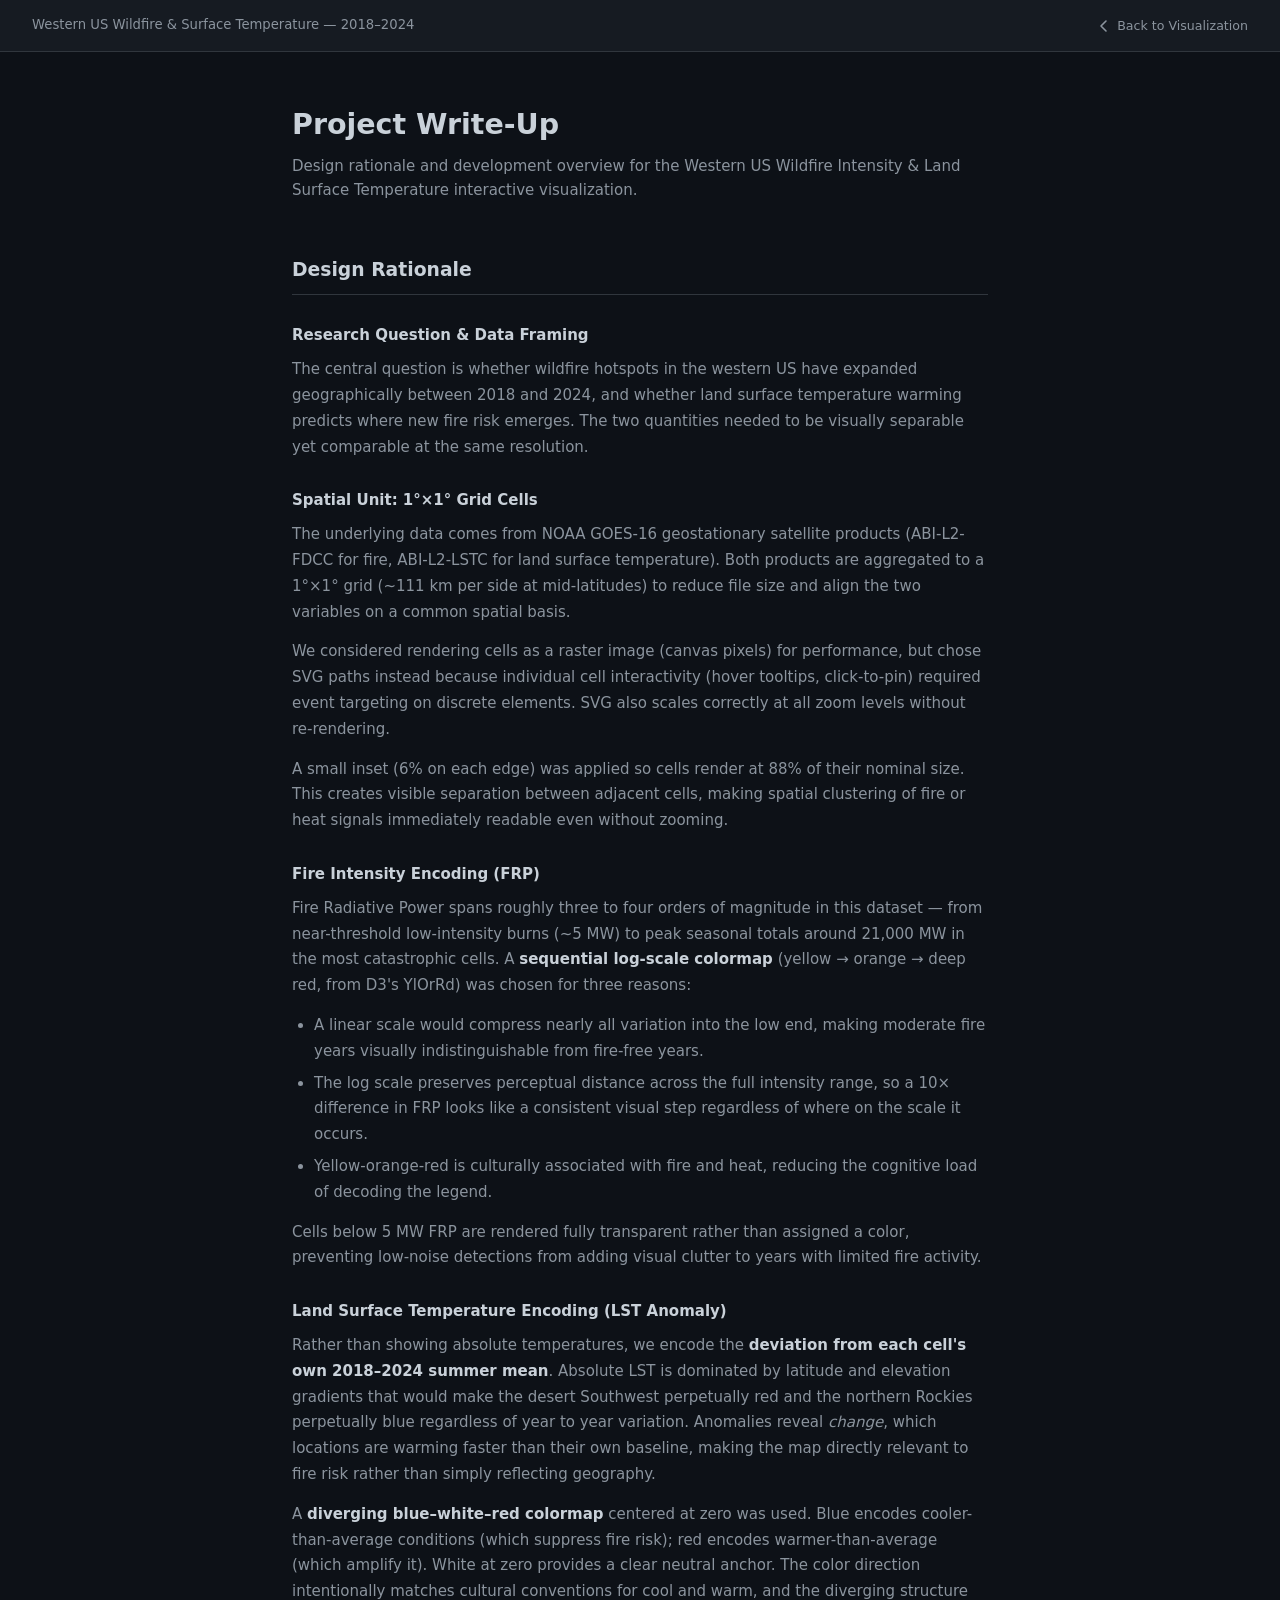
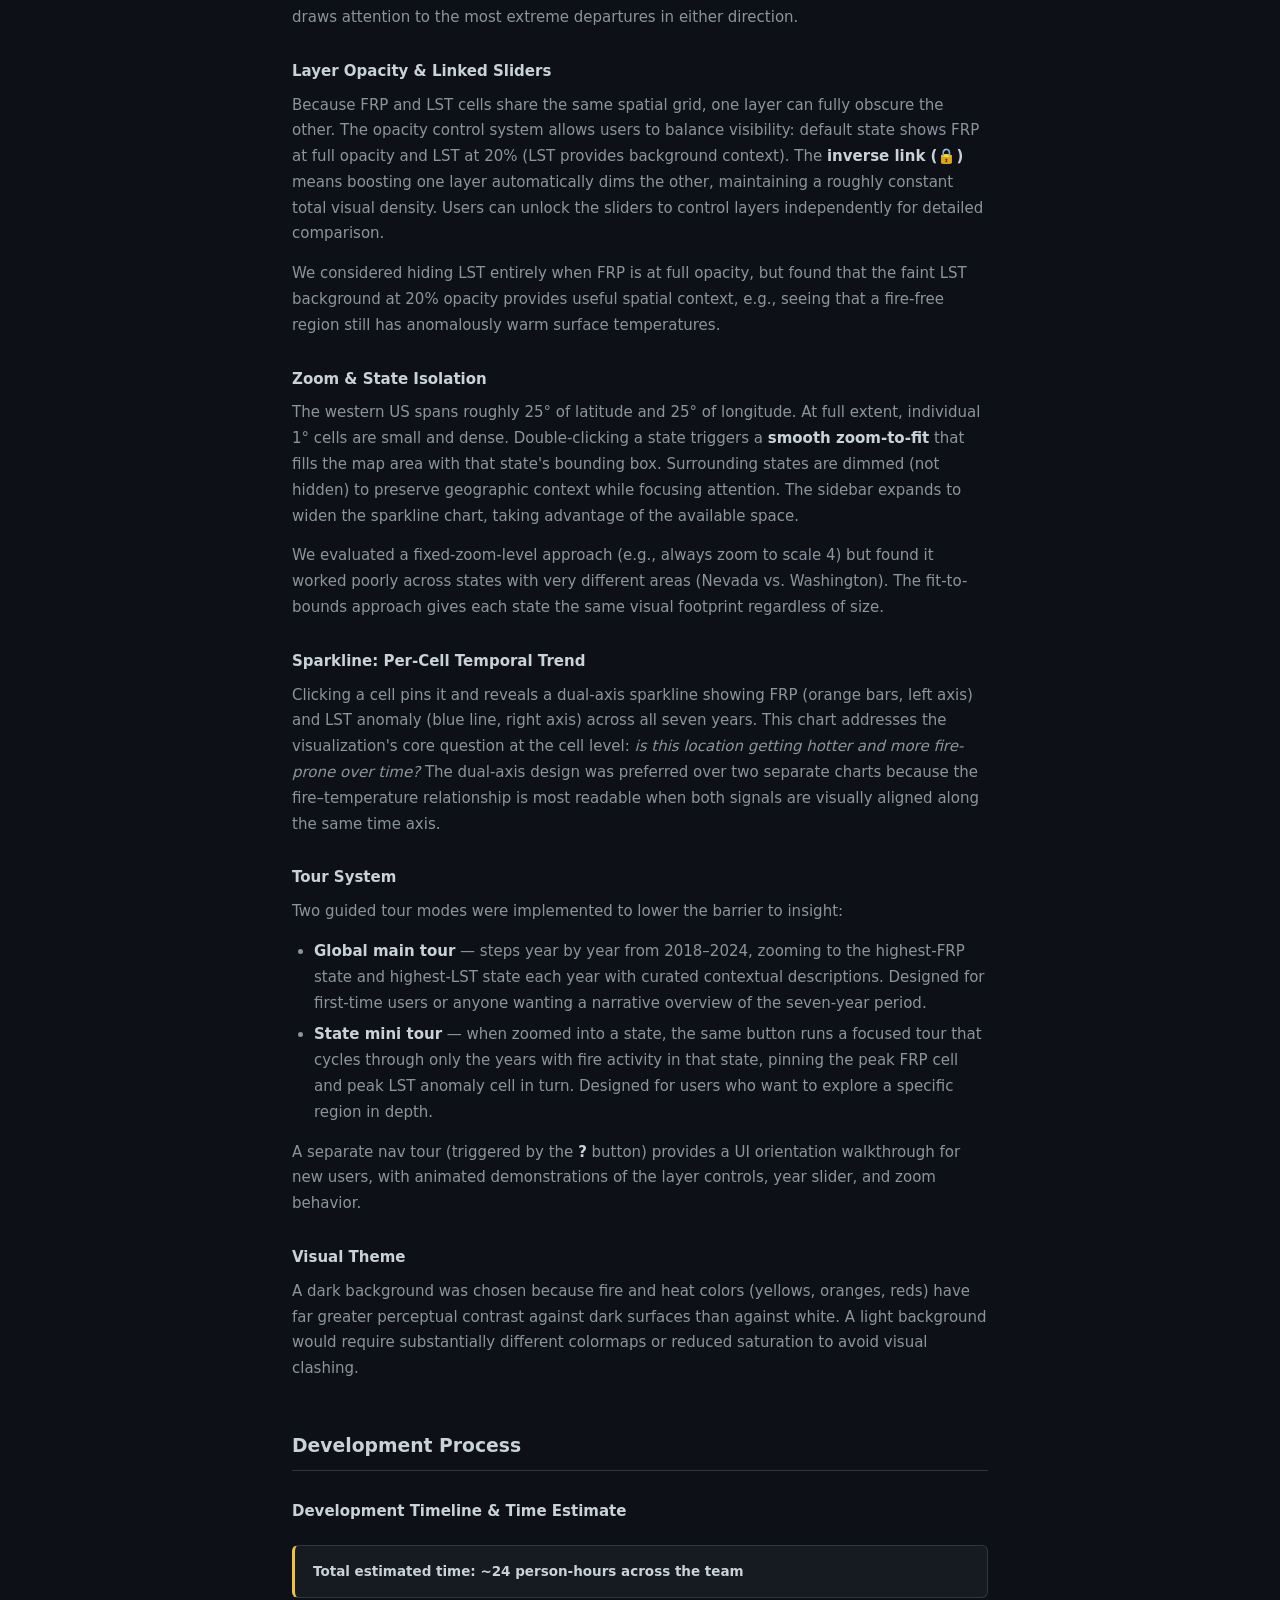
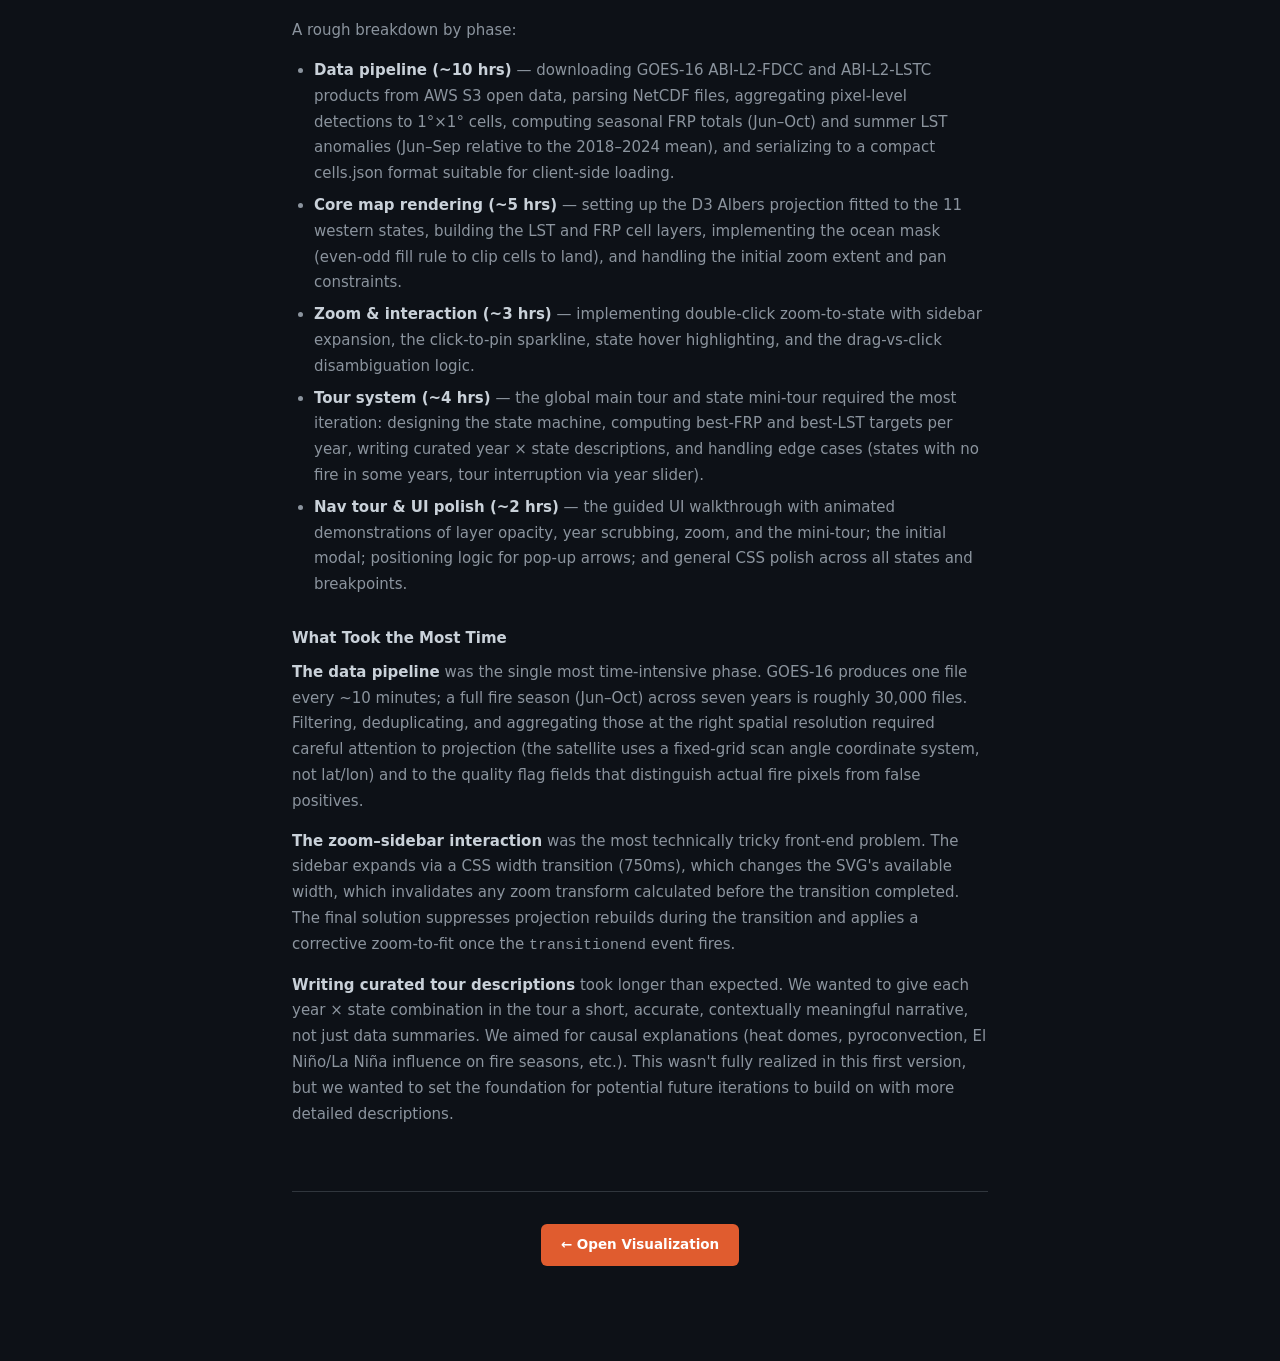
<file: writeup.html>
<!DOCTYPE html>
<html lang="en">
<head>
  <meta charset="UTF-8" />
  <meta name="viewport" content="width=device-width, initial-scale=1.0" />
  <title>Write-Up — Western US Wildfire &amp; Surface Temperature</title>
  <style>
    *, *::before, *::after { box-sizing: border-box; margin: 0; padding: 0; }
    :root {
      --bg:      #0d1117;
      --surface: #161b22;
      --border:  #30363d;
      --text:    #c9d1d9;
      --muted:   #8b949e;
      --accent:  #f0c040;
      --fire:    #e05c2f;
      --font:    'Inter', system-ui, -apple-system, sans-serif;
    }
    html, body {
      background: var(--bg);
      color: var(--text);
      font-family: var(--font);
      font-size: 15px;
      line-height: 1.72;
      min-height: 100%;
    }
    a { color: var(--accent); text-decoration: none; }
    a:hover { text-decoration: underline; }

    /* ── Top nav bar ── */
    .topbar {
      background: var(--surface);
      border-bottom: 1px solid var(--border);
      padding: 0 32px;
      height: 52px;
      display: flex;
      align-items: center;
      justify-content: space-between;
      position: sticky;
      top: 0;
      z-index: 10;
    }
    .topbar-title {
      font-size: 0.88rem;
      color: var(--muted);
      white-space: nowrap;
      overflow: hidden;
      text-overflow: ellipsis;
    }
    .back-link {
      display: flex;
      align-items: center;
      gap: 6px;
      font-size: 0.84rem;
      font-weight: 500;
      color: var(--muted);
      white-space: nowrap;
      transition: color 0.15s;
      text-decoration: none;
    }
    .back-link:hover { color: var(--text); text-decoration: none; }
    .back-link svg { flex-shrink: 0; }

    /* ── Page layout ── */
    .page {
      max-width: 760px;
      margin: 0 auto;
      padding: 56px 32px 96px;
    }

    /* ── Header ── */
    .page-header { margin-bottom: 52px; }
    .page-header h1 {
      font-size: 1.9rem;
      font-weight: 800;
      color: var(--text);
      line-height: 1.2;
      margin-bottom: 12px;
    }
    .page-header .subtitle {
      font-size: 1.0rem;
      color: var(--muted);
      line-height: 1.6;
    }

    /* ── Section headings ── */
    h2 {
      font-size: 1.25rem;
      font-weight: 700;
      color: var(--text);
      margin: 48px 0 16px;
      padding-bottom: 8px;
      border-bottom: 1px solid var(--border);
    }
    h3 {
      font-size: 1.0rem;
      font-weight: 700;
      color: var(--text);
      margin: 28px 0 8px;
    }
    p { margin-bottom: 14px; color: var(--muted); }
    p strong { color: var(--text); font-weight: 600; }
    ul, ol { margin: 0 0 14px 22px; color: var(--muted); }
    li { margin-bottom: 6px; }
    li strong { color: var(--text); font-weight: 600; }

    /* ── Callout box ── */
    .callout {
      background: var(--surface);
      border: 1px solid var(--border);
      border-left: 3px solid var(--accent);
      border-radius: 6px;
      padding: 14px 18px;
      margin: 20px 0;
    }
    .callout p { margin: 0; font-size: 0.9rem; }

    /* ── Footer CTA ── */
    .footer-cta {
      margin-top: 64px;
      padding-top: 32px;
      border-top: 1px solid var(--border);
      display: flex;
      justify-content: center;
    }
    .footer-cta p { margin: 0; font-size: 0.88rem; color: var(--muted); }
    .cta-btn {
      display: inline-block;
      padding: 9px 20px;
      background: var(--fire);
      color: #fff;
      border-radius: 6px;
      font-size: 0.9rem;
      font-weight: 600;
      text-decoration: none;
      transition: background 0.15s;
      white-space: nowrap;
    }
    .cta-btn:hover { background: #ff8c42; text-decoration: none; }
  </style>
</head>
<body>

<nav class="topbar">
  <span class="topbar-title">Western US Wildfire &amp; Surface Temperature — 2018–2024</span>
  <a href="index.html" class="back-link">
    <svg width="14" height="14" viewBox="0 0 14 14" fill="none" xmlns="http://www.w3.org/2000/svg">
      <path d="M9 2L4 7L9 12" stroke="currentColor" stroke-width="1.6" stroke-linecap="round" stroke-linejoin="round"/>
    </svg>
    Back to Visualization
  </a>
</nav>

<main class="page">

  <header class="page-header">
    <h1>Project Write-Up</h1>
    <p class="subtitle">
      Design rationale and development overview for the Western US Wildfire Intensity &amp;
      Land Surface Temperature interactive visualization.
    </p>
  </header>

  <!-- ── SECTION 1: Design Rationale ── -->
  <h2>Design Rationale</h2>

  <h3>Research Question &amp; Data Framing</h3>
  <p>
    The central question is whether wildfire hotspots in the western US have expanded geographically
    between 2018 and 2024, and whether land surface temperature warming predicts where new fire risk
    emerges. The two quantities needed to be visually separable yet comparable
    at the same resolution.
  </p>

  <h3>Spatial Unit: 1°×1° Grid Cells</h3>
  <p>
    The underlying data comes from NOAA GOES-16 geostationary satellite products (ABI-L2-FDCC for fire,
    ABI-L2-LSTC for land surface temperature). Both products are aggregated to a 1°×1° grid (~111 km
    per side at mid-latitudes) to reduce file size and align the two variables on a common spatial
    basis.
  </p>
  <p>
    We considered rendering cells as a raster image (canvas pixels) for performance, but chose SVG paths
    instead because individual cell interactivity (hover tooltips, click-to-pin)
    required event targeting on discrete elements. SVG also scales correctly at all zoom levels without
    re-rendering.
  </p>
  <p>
    A small inset (6% on each edge) was applied so cells render at 88% of their nominal size. This
    creates visible separation between adjacent cells, making spatial clustering of fire or heat signals
    immediately readable even without zooming.
  </p>

  <h3>Fire Intensity Encoding (FRP)</h3>
  <p>
    Fire Radiative Power spans roughly three to four orders of magnitude in this dataset — from near-threshold
    low-intensity burns (~5 MW) to peak seasonal totals around 21,000 MW in the most catastrophic cells.
    A <strong>sequential log-scale colormap</strong> (yellow → orange → deep red, from D3's YlOrRd) was chosen
    for three reasons:
  </p>
  <ul>
    <li>A linear scale would compress nearly all variation into the low end, making moderate fire years
    visually indistinguishable from fire-free years.</li>
    <li>The log scale preserves perceptual distance across the full intensity range, so a 10× difference
    in FRP looks like a consistent visual step regardless of where on the scale it occurs.</li>
    <li>Yellow-orange-red is culturally associated with fire and heat, reducing the cognitive load of
    decoding the legend.</li>
  </ul>
  <p>
    Cells below 5 MW FRP are rendered fully transparent rather than assigned a color, preventing
    low-noise detections from adding visual clutter to years with limited fire activity.
  </p>

  <h3>Land Surface Temperature Encoding (LST Anomaly)</h3>
  <p>
    Rather than showing absolute temperatures, we encode the <strong>deviation from each cell's
    own 2018–2024 summer mean</strong>. Absolute LST is dominated
    by latitude and elevation gradients that would make the desert Southwest perpetually red and
    the northern Rockies perpetually blue regardless of year to year variation. Anomalies reveal
    <em>change</em>, which locations are warming faster than their own baseline, making the map
    directly relevant to fire risk rather than simply reflecting geography.
  </p>
  <p>
    A <strong>diverging blue–white–red colormap</strong> centered at zero was used. Blue encodes
    cooler-than-average conditions (which suppress fire risk); red encodes warmer-than-average
    (which amplify it). White at zero provides a clear neutral anchor. The color direction intentionally
    matches cultural conventions for cool and warm, and the diverging structure draws attention to
    the most extreme departures in either direction.
  </p>

  <h3>Layer Opacity &amp; Linked Sliders</h3>
  <p>
    Because FRP and LST cells share the same spatial grid, one layer can fully obscure the other.
    The opacity control system allows users to balance visibility: default state shows FRP at full
    opacity and LST at 20% (LST provides background context). The <strong>inverse link (🔒)</strong>
    means boosting one layer automatically dims the other, maintaining a roughly constant total visual
    density. Users can unlock the sliders to control layers independently for detailed comparison.
  </p>
  <p>
    We considered hiding LST entirely when FRP is at full opacity, but found that the faint LST
    background at 20% opacity provides useful spatial context, e.g., seeing that a fire-free region
    still has anomalously warm surface temperatures.
  </p>

  <h3>Zoom &amp; State Isolation</h3>
  <p>
    The western US spans roughly 25° of latitude and 25° of longitude. At full extent, individual
    1° cells are small and dense. Double-clicking a state triggers a <strong>smooth zoom-to-fit</strong>
    that fills the map area with that state's bounding box. Surrounding states are dimmed (not hidden)
    to preserve geographic context while focusing attention. The sidebar expands to widen the sparkline
    chart, taking advantage of the available space.
  </p>
  <p>
    We evaluated a fixed-zoom-level approach (e.g., always zoom to scale 4) but found it worked poorly
    across states with very different areas (Nevada vs. Washington). The fit-to-bounds approach gives
    each state the same visual footprint regardless of size.
  </p>

  <h3>Sparkline: Per-Cell Temporal Trend</h3>
  <p>
    Clicking a cell pins it and reveals a dual-axis sparkline showing FRP (orange bars, left axis) and
    LST anomaly (blue line, right axis) across all seven years. This chart addresses the visualization's
    core question at the cell level: <em>is this location getting hotter and more fire-prone over time?</em>
    The dual-axis design was preferred over two separate charts because the fire–temperature relationship
    is most readable when both signals are visually aligned along the same time axis.
  </p>

  <h3>Tour System</h3>
  <p>
    Two guided tour modes were implemented to lower the barrier to insight:
  </p>
  <ul>
    <li><strong>Global main tour</strong> — steps year by year from 2018–2024, zooming to the highest-FRP
    state and highest-LST state each year with curated contextual descriptions. Designed for first-time
    users or anyone wanting a narrative overview of the seven-year period.</li>
    <li><strong>State mini tour</strong> — when zoomed into a state, the same button runs a focused tour
    that cycles through only the years with fire activity in that state, pinning the peak FRP cell and
    peak LST anomaly cell in turn. Designed for users who want to explore a specific region in depth.</li>
  </ul>
  <p>
    A separate nav tour (triggered by the <strong>?</strong> button) provides a UI orientation walkthrough
    for new users, with animated demonstrations of the layer controls, year slider, and zoom behavior.
  </p>

  <h3>Visual Theme</h3>
  <p>
    A dark background was chosen because fire and heat colors (yellows, oranges, reds) have
    far greater perceptual contrast against dark surfaces than against white. A light background
    would require substantially different colormaps or reduced saturation to avoid visual clashing.
  </p>

  <!-- ── SECTION 2: Development Process ── -->
  <h2>Development Process</h2>

  <h3>Development Timeline &amp; Time Estimate</h3>
  <div class="callout">
    <p><strong>Total estimated time: ~24 person-hours across the team</strong></p>
  </div>
  <p>
    A rough breakdown by phase:
  </p>
  <ul>
    <li><strong>Data pipeline (~10 hrs)</strong> — downloading GOES-16 ABI-L2-FDCC and ABI-L2-LSTC
    products from AWS S3 open data, parsing NetCDF files, aggregating pixel-level detections to
    1°×1° cells, computing seasonal FRP totals (Jun–Oct) and summer LST anomalies (Jun–Sep relative
    to the 2018–2024 mean), and serializing to a compact cells.json format suitable for client-side loading.</li>
    <li><strong>Core map rendering (~5 hrs)</strong> — setting up the D3 Albers projection fitted to the
    11 western states, building the LST and FRP cell layers, implementing the ocean mask (even-odd fill
    rule to clip cells to land), and handling the initial zoom extent and pan constraints.</li>
    <li><strong>Zoom &amp; interaction (~3 hrs)</strong> — implementing double-click zoom-to-state with
    sidebar expansion, the click-to-pin sparkline, state hover highlighting, and the drag-vs-click
    disambiguation logic.</li>
    <li><strong>Tour system (~4 hrs)</strong> — the global main tour and state mini-tour required the
    most iteration: designing the state machine, computing best-FRP and best-LST targets per year,
    writing curated year × state descriptions, and handling edge cases (states with no fire in
    some years, tour interruption via year slider).</li>
    <li><strong>Nav tour &amp; UI polish (~2 hrs)</strong> — the guided UI walkthrough with animated
    demonstrations of layer opacity, year scrubbing, zoom, and the mini-tour; the initial modal;
    positioning logic for pop-up arrows; and general CSS polish across all states and breakpoints.</li>
  </ul>

  <h3>What Took the Most Time</h3>
  <p>
    <strong>The data pipeline</strong> was the single most time-intensive phase. GOES-16 produces one
    file every ~10 minutes; a full fire season (Jun–Oct) across seven years is roughly 30,000 files.
    Filtering, deduplicating, and aggregating those at the right spatial resolution required careful
    attention to projection (the satellite uses a fixed-grid scan angle coordinate system, not lat/lon)
    and to the quality flag fields that distinguish actual fire pixels from false positives.
  </p>
  <p>
    <strong>The zoom–sidebar interaction</strong> was the most technically tricky front-end problem.
    The sidebar expands via a CSS width transition (750ms), which changes the SVG's available width,
    which invalidates any zoom transform calculated before the transition completed. The final solution
    suppresses projection rebuilds during the transition and applies a corrective zoom-to-fit once
    the <code>transitionend</code> event fires.
  </p>
  <p>
    <strong>Writing curated tour descriptions</strong> took longer than expected. We wanted to give each
    year × state combination in the tour a short, accurate, contextually meaningful narrative,
    not just data summaries. We aimed for causal explanations (heat domes, pyroconvection, El Niño/La Niña influence
    on fire seasons, etc.). This wasn't fully realized in this first version, but we wanted to set the foundation 
    for potential future iterations to build on with more detailed descriptions.
  </p>

  <div class="footer-cta">
    <a href="index.html" class="cta-btn">← Open Visualization</a>
  </div>

</main>
</body>
</html>
</file>
